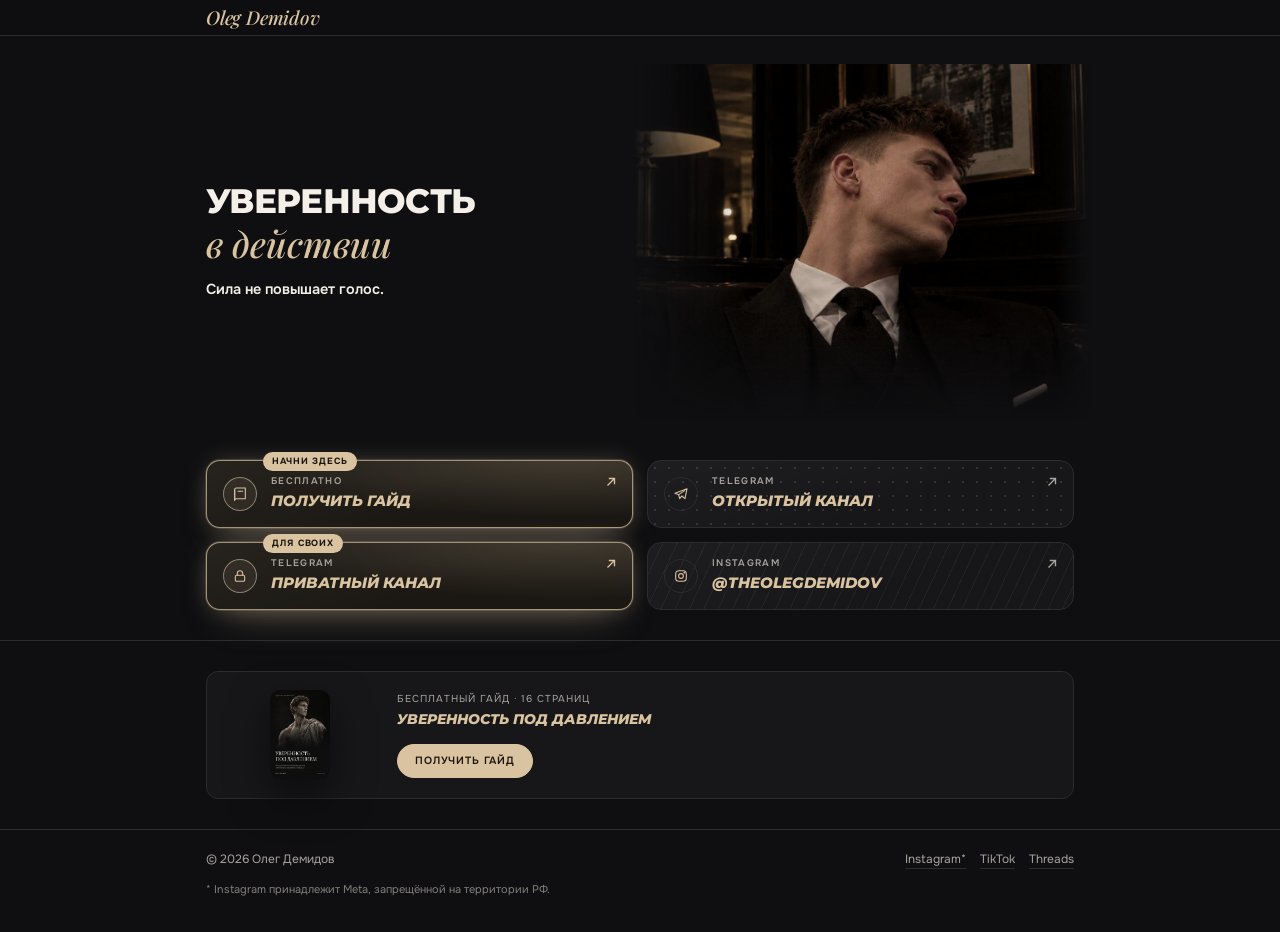
<file: index.html>
<!doctype html><html lang="ru"><head><meta charset="utf-8"><meta name="viewport" content="width=device-width,initial-scale=1,viewport-fit=cover"><title>Oleg Demidov — Уверенность в действии</title><meta name="description" content="Олег Демидов — уверенность в действии. Бесплатный гайд «Уверенность под давлением»: как говорить ясно и действовать, когда внутри всё сжимается."><meta name="theme-color" content="#0f0f11"><link rel="preconnect" href="https://fonts.googleapis.com"><link rel="preconnect" href="https://fonts.gstatic.com" crossorigin><link rel="stylesheet" href="https://fonts.googleapis.com/css2?family=Montserrat:ital,wght@0,500;0,800;1,800;1,900&family=Playfair+Display:ital,wght@0,500;1,500&family=Onest:wght@400;500;600;700&display=swap"><link rel="icon" href="favicon.svg" type="image/svg+xml"><link rel="icon" href="favicon-32.png" sizes="32x32" type="image/png"><link rel="icon" href="favicon-16.png" sizes="16x16" type="image/png"><link rel="shortcut icon" href="favicon.ico"><link rel="apple-touch-icon" href="apple-touch-icon.png"><meta property="og:type" content="website"><meta property="og:site_name" content="Олег Демидов"><meta property="og:title" content="Олег Демидов — Уверенность в действии"><meta property="og:description" content="Бесплатный гайд «Уверенность под давлением»: как говорить ясно и действовать, когда внутри всё сжимается."><meta property="og:url" content="https://theolegdemidov.github.io/confidence-in-action/"><meta property="og:image" content="https://theolegdemidov.github.io/confidence-in-action/og.png"><meta property="og:image:width" content="1200"><meta property="og:image:height" content="630"><meta name="twitter:card" content="summary_large_image"><meta name="twitter:image" content="https://theolegdemidov.github.io/confidence-in-action/og.png"><link rel="manifest" href="site.webmanifest"><link rel="stylesheet" href="css/style.css"></head><body class="v1" data-page="home"><header class="top"><div class="wrap bar"><a class="logo" data-p="home" href="index.html">Oleg Demidov</a></div></header><main><section class="hero"><div class="wrap hero-grid"><div class="hero-t"><h1><span>Уверенность</span><span><em>в действии</em></span></h1><p class="lead">Сила не повышает голос.</p></div><div class="hero-p"><img src="img/hero.jpg" alt="Олег Демидов" width="1100" height="1063" fetchpriority="high"></div></div></section><section class="s" style="border-top:0;padding-top:22px"><div class="wrap"><div class="short"><a class="sc rv key " href="https://t.me/conf_action_bot" target="_blank" rel="noopener"><span class=bd>Начни здесь</span><span class="ic"><svg viewBox="0 0 24 24" fill="none" stroke="currentColor" stroke-width="1.6" stroke-linecap="round" stroke-linejoin="round"><path d="M4 5.5A2.5 2.5 0 0 1 6.5 3H20v16H6.5A2.5 2.5 0 0 0 4 21.5z"/><path d="M4 5.5v16M9 8h7"/></svg></span><small>Бесплатно</small><h3>Получить гайд</h3><svg class="ar" viewBox="0 0 16 16" fill="none" stroke="currentColor" stroke-width="1.5"><path d="M4 12 12 4M5.5 4H12v6.5"/></svg></a><a class="sc rv pd" href="https://t.me/theolegdemidov" target="_blank" rel="noopener"><span class="ic"><svg viewBox="0 0 24 24" fill="none" stroke="currentColor" stroke-width="1.6" stroke-linecap="round" stroke-linejoin="round"><path d="M21 4 3 11l5.5 2L10 19l3-4 5 4z"/><path d="m8.5 13 9-6"/></svg></span><small>Telegram</small><h3>Открытый канал</h3><svg class="ar" viewBox="0 0 16 16" fill="none" stroke="currentColor" stroke-width="1.5"><path d="M4 12 12 4M5.5 4H12v6.5"/></svg></a><a class="sc rv key " href="https://t.me/conf_action_bot" target="_blank" rel="noopener"><span class=bd>Для своих</span><span class="ic"><svg viewBox="0 0 24 24" fill="none" stroke="currentColor" stroke-width="1.6" stroke-linecap="round" stroke-linejoin="round"><rect x="5" y="11" width="14" height="9" rx="2"/><path d="M8 11V8a4 4 0 0 1 8 0v3"/></svg></span><small>Telegram</small><h3>Приватный канал</h3><svg class="ar" viewBox="0 0 16 16" fill="none" stroke="currentColor" stroke-width="1.5"><path d="M4 12 12 4M5.5 4H12v6.5"/></svg></a><a class="sc rv ps" href="https://www.instagram.com/theolegdemidov/" target="_blank" rel="noopener"><span class="ic"><svg viewBox="0 0 24 24" fill="none" stroke="currentColor" stroke-width="1.6" stroke-linecap="round" stroke-linejoin="round"><rect x="4" y="4" width="16" height="16" rx="5"/><circle cx="12" cy="12" r="3.6"/><circle cx="17" cy="7" r=".6"/></svg></span><small>Instagram</small><h3>@theolegdemidov</h3><svg class="ar" viewBox="0 0 16 16" fill="none" stroke="currentColor" stroke-width="1.5"><path d="M4 12 12 4M5.5 4H12v6.5"/></svg></a></div></div></section><section class="s"><div class="wrap"><article id="guide" class="card guide rv"><img src="img/cover3.jpg" alt="Обложка гайда «Уверенность под давлением»" width="394" height="591" loading="lazy"><div><small>Бесплатный гайд · 16 страниц</small><h3>Уверенность под давлением</h3><a class="btn" href="https://t.me/conf_action_bot" target="_blank" rel="noopener">Получить гайд</a></div></article></div></section></main><footer><div class="wrap"><span>© 2026 Олег Демидов</span><nav class="soc"><a href="https://www.instagram.com/theolegdemidov/" target="_blank" rel="noopener">Instagram*</a><a href="https://www.tiktok.com/@olegdemidov_" target="_blank" rel="noopener">TikTok</a><a href="https://www.threads.net/@theolegdemidov" target="_blank" rel="noopener">Threads</a></nav><p class="fn">* Instagram принадлежит Meta, запрещённой на территории РФ.</p></div></footer><script src="js/main.js" defer></script></body></html>
</file>
<file: css/style.css>
:root{--bg:#0f0f11;--bg2:#17171a;--line:#2b2b30;--fg:#f4efe8;--mute:#a9a49d;--ac:#d9c3a0;--ink:#1a140d;
--display:"Montserrat",system-ui,-apple-system,"Segoe UI",Arial,sans-serif;--serif:"Playfair Display",Georgia,serif;--body:"Onest","Segoe UI",system-ui,-apple-system,sans-serif;color-scheme:dark}
*{box-sizing:border-box;margin:0;padding:0;-webkit-tap-highlight-color:transparent}
html{scroll-behavior:smooth;-webkit-text-size-adjust:100%;background:var(--bg)}
body{background:var(--bg);color:var(--fg);font:400 17px/1.6 var(--body);min-height:100vh}
img{max-width:100%;height:auto;display:block}a{color:inherit;text-decoration:none}
:focus-visible{outline:2px solid var(--ac);outline-offset:3px}
.wrap{width:100%;max-width:1040px;margin:0 auto;padding-left:max(18px,env(safe-area-inset-left));padding-right:max(18px,env(safe-area-inset-right))}
.col{max-width:720px}
/* header */
header.top{position:sticky;top:0;z-index:50;background:rgba(15,15,17,.9);border-bottom:1px solid var(--line);-webkit-backdrop-filter:blur(10px);backdrop-filter:blur(10px)}
.bar{display:flex;align-items:center;gap:16px;padding-top:12px;padding-bottom:12px}
.logo{font:italic 500 27px/1 var(--serif);letter-spacing:-.01em;color:var(--ac);flex:none;white-space:nowrap}
nav.tabs{display:flex;gap:8px;margin-left:auto;overflow-x:auto;scrollbar-width:none}
nav.tabs::-webkit-scrollbar{display:none}
.tab{flex:none;display:inline-flex;align-items:center;min-height:38px;padding:0 16px;border-radius:999px;border:1px solid var(--line);font:600 13px/1 var(--body);letter-spacing:.06em;text-transform:uppercase;color:var(--mute);background:transparent;transition:background .2s,color .2s,border-color .2s}
.tab.on{background:var(--ac);color:var(--ink);border-color:var(--ac)}
@media(hover:hover){.tab:not(.on):hover{color:var(--fg);border-color:var(--ac)}}
.tab:active:not(.on){background:rgba(255,255,255,.08)}
@media(max-width:700px){.bar{flex-wrap:wrap;gap:10px}nav.tabs{order:3;width:100%}}
/* hero */
.hero{padding:0 0 12px}
.hero-grid{display:grid;grid-template-columns:1fr}
.hero-p{order:-1;margin:0 -18px;position:relative;overflow:hidden}
.hero-p img{width:100%;aspect-ratio:1/.9;object-fit:cover;object-position:60% 28%;filter:grayscale(.1) contrast(1.04)}
.hero-p::after{content:"";position:absolute;inset:0;background:linear-gradient(180deg,transparent 42%,var(--bg) 100%)}
.hero-t{position:relative;z-index:2;margin-top:0;padding-top:6px}.hero-p{z-index:1}
h1{font:800 clamp(1.9rem,9.4vw,3.9rem)/1 var(--display);text-transform:uppercase;letter-spacing:-.02em;margin-bottom:18px}
h1 span{display:block}h1 em{font:italic 500 1.04em var(--serif);color:var(--ac);text-transform:none;letter-spacing:0}
.lead{font:600 19px/1.4 var(--body);margin-bottom:8px}
.sub{color:var(--mute);margin-bottom:24px;max-width:34em}
.cta{display:flex;flex-wrap:wrap;gap:12px}
@media(min-width:900px){.hero{padding:48px 0 30px}.hero-grid{grid-template-columns:1fr 1fr;gap:20px;align-items:center}.hero-p{order:2;margin:0}.hero-p img{aspect-ratio:1/1.02;max-height:620px;-webkit-mask-image:linear-gradient(to right,transparent,#000 24%,#000 92%,transparent),linear-gradient(to bottom,#000 72%,transparent);-webkit-mask-composite:source-in;mask-image:linear-gradient(to right,transparent,#000 24%,#000 92%,transparent),linear-gradient(to bottom,#000 72%,transparent);mask-composite:intersect}.hero-p::after{display:none}h1{font-size:min(4.4vw,4.1rem)}}
/* buttons */
.btn{display:inline-flex;align-items:center;justify-content:center;gap:10px;min-height:50px;padding:0 26px;border-radius:999px;border:1px solid var(--ac);background:var(--ac);color:var(--ink);font:600 15px/1 var(--body);letter-spacing:.06em;text-transform:uppercase;cursor:pointer;transition:filter .2s,transform .15s,background .2s}
.btn.ghost{background:transparent;color:var(--fg);border-color:var(--line)}
@media(hover:hover){.btn:hover{filter:brightness(1.08)}.btn.ghost:hover{border-color:var(--ac)}}
.btn:active{transform:scale(.97);filter:brightness(1.15)}
/* sections */
section.s{padding:52px 0;border-top:1px solid var(--line)}
.tag{font:600 12px/1 var(--body);letter-spacing:.16em;text-transform:uppercase;color:var(--ac);margin-bottom:12px}
h2{font:italic 900 clamp(28px,6.4vw,42px)/1.05 var(--display);text-transform:uppercase;margin-bottom:12px;text-wrap:balance}
h2 span{color:var(--ac)}
.s .sub{margin-bottom:22px}
.grid{display:grid;gap:14px;grid-template-columns:1fr}
@media(min-width:720px){.g2{grid-template-columns:1fr 1fr}.g3{grid-template-columns:repeat(3,1fr)}}
.card{display:block;background:var(--bg2);border:1px solid var(--line);border-radius:16px;padding:22px}
a.card{transition:border-color .2s}
@media(hover:hover){a.card:hover{border-color:var(--ac)}}
.card small{display:block;color:var(--mute);letter-spacing:.1em;text-transform:uppercase;font-size:12px;margin-bottom:8px}
.card h3{font:italic 800 20px/1.15 var(--display);text-transform:uppercase;color:var(--ac);margin-bottom:8px;overflow-wrap:anywhere}
.card p{color:var(--mute);font-size:16px}
.src{display:block;margin-top:10px;font-size:13.5px;color:var(--mute);opacity:.85}
.st{display:inline-block;font:600 11.5px/1 var(--body);letter-spacing:.12em;text-transform:uppercase;margin-bottom:10px;color:var(--ac)}
.st.no{color:#e9a7a7}.st.mid{color:#e6cf98}
/* guide */
.guide{display:grid;gap:22px;align-items:center;padding:22px}
.guide img{width:min(58%,230px);margin:0 auto;border-radius:10px;box-shadow:0 16px 40px rgba(0,0,0,.5)}
.guide .btn{margin-top:18px}
@media(min-width:700px){.guide{grid-template-columns:220px 1fr;gap:32px;padding:28px}.guide img{width:100%}}
/* exercises */
details{border-bottom:1px solid var(--line);padding:16px 0}
details summary{cursor:pointer;list-style:none;display:flex;gap:14px;align-items:baseline;font:700 18px/1.3 var(--body)}
details summary::-webkit-details-marker{display:none}
details summary em{font:italic 800 15px var(--display);font-style:italic;color:var(--ac);flex:none;width:2em}
details summary::after{content:"+";margin-left:auto;color:var(--ac);font-size:24px;line-height:1}
details[open] summary::after{content:"–"}
.exb{padding:12px 0 4px 0}.exb p{color:var(--mute);margin-bottom:10px}
.exb ol{margin:8px 0 14px 1.2em}.exb li{margin-bottom:8px}
.ok{border-left:2px solid var(--ac);padding:2px 0 2px 14px;color:var(--mute);font-size:16px}
.ok b{display:block;font:600 12px/1 var(--body);letter-spacing:.14em;color:var(--ac);margin-bottom:6px}
ol.refs{margin:0 0 0 1.3em;color:var(--mute);font-size:14.5px}ol.refs li{margin-bottom:10px}
ol.refs a{color:var(--ac);text-decoration:underline;text-underline-offset:3px}
footer{border-top:1px solid var(--line);padding:28px 0 48px;color:var(--mute);font-size:14px}
footer .wrap{display:flex;flex-wrap:wrap;gap:12px 24px;justify-content:space-between;align-items:center}
footer a{border-bottom:1px solid var(--line)}
.view{display:none}.view.act{display:block}
html.js .rv{opacity:0;transform:translateY(14px);transition:opacity .6s ease,transform .6s ease}html.js .rv.in{opacity:1;transform:none}
@media(prefers-reduced-motion:reduce){html{scroll-behavior:auto}html.js .rv{opacity:1;transform:none;transition:none}}
.err{min-height:60vh;display:flex;flex-direction:column;align-items:center;justify-content:center;text-align:center;gap:18px}
/* shortcuts (v1) */
.short{display:grid;gap:10px;grid-template-columns:1fr}
@media(min-width:760px){.short{grid-template-columns:1fr 1fr}}
.sc{position:relative;display:grid;grid-template-columns:34px 1fr;gap:4px 14px;align-items:start;padding:16px 38px 16px 16px;border:1px solid var(--line);border-radius:14px;background:linear-gradient(160deg,rgba(255,255,255,.035),rgba(255,255,255,0) 60%),var(--bg2);transition:border-color .25s,box-shadow .25s,transform .15s}
.sc .ic{grid-row:1/4;width:34px;height:34px;border-radius:50%;border:1px solid var(--line);display:grid;place-items:center;color:var(--ac)}
.sc .ic svg{width:16px;height:16px}
.sc small{font:600 9.5px/1 var(--body);letter-spacing:.14em;text-transform:uppercase;color:var(--mute)}
.sc h3{font:italic 800 14px/1.2 var(--display);text-transform:uppercase;color:var(--ac)}
.sc p{font-size:12.5px;line-height:1.45;color:var(--mute)}
.sc .ar{position:absolute;top:14px;right:14px;width:14px;height:14px;color:var(--mute);transition:color .25s,transform .25s}
.sc.key{border-color:rgba(217,195,160,.55);box-shadow:0 0 0 1px rgba(217,195,160,.08),0 8px 28px -14px rgba(217,195,160,.35)}
.sc .bd{position:absolute;top:-9px;left:56px;background:var(--ac);color:var(--ink);font:700 9px/1 var(--body);letter-spacing:.1em;text-transform:uppercase;padding:5px 9px;border-radius:999px}
@media(hover:hover){.sc:hover{border-color:var(--ac);box-shadow:0 0 0 1px rgba(217,195,160,.25),0 10px 34px -10px rgba(217,195,160,.5)}.sc:hover .ar{color:var(--ac);transform:translate(2px,-2px)}}
.sc:active{transform:scale(.985);border-color:var(--ac);box-shadow:0 0 0 1px rgba(217,195,160,.3),0 8px 26px -8px rgba(217,195,160,.55)}
.laws{display:grid;gap:0;grid-template-columns:1fr}
@media(min-width:760px){.laws{grid-template-columns:1fr 1fr;column-gap:36px}}
.law{display:grid;grid-template-columns:30px 1fr;gap:2px 10px;padding:12px 0;border-bottom:1px solid var(--line)}
.law b{grid-row:1/3;font:italic 800 12px/1.6 var(--display);color:var(--ac)}
.law h3{font:700 11px/1.4 var(--body);letter-spacing:.14em;text-transform:uppercase}
.law p{font:italic 500 14px/1.45 var(--serif);color:var(--mute)}
footer .soc{display:flex;flex-wrap:wrap;gap:6px 16px}
footer .fn{flex-basis:100%;font-size:12px;opacity:.75}
details.pn{border:1px solid var(--line);border-radius:14px;background:linear-gradient(160deg,rgba(255,255,255,.035),rgba(255,255,255,0) 60%),var(--bg2);padding:0;margin-top:10px;transition:border-color .25s,box-shadow .25s}
details.pn summary{display:grid;grid-template-columns:34px 1fr 20px;gap:2px 14px;align-items:center;padding:16px;cursor:pointer;list-style:none;font:inherit}
details.pn summary::-webkit-details-marker{display:none}
details.pn summary::after{display:none}
details.pn .ic{grid-row:1/3;width:34px;height:34px;border-radius:50%;border:1px solid var(--line);display:grid;place-items:center;color:var(--ac)}
details.pn .ic svg{width:16px;height:16px}
details.pn small{font:600 9.5px/1 var(--body);letter-spacing:.14em;text-transform:uppercase;color:var(--mute);display:block}
details.pn h3{font:italic 800 14px/1.2 var(--display);text-transform:uppercase;color:var(--ac)}
details.pn .ch{grid-row:1/3;grid-column:3;width:16px;height:16px;color:var(--ac);transition:transform .3s}
details.pn[open] .ch{transform:rotate(180deg)}
details.pn[open]{border-color:rgba(217,195,160,.55)}
details.pn .pb{padding:0 16px 8px}
@media(hover:hover){details.pn:hover{border-color:var(--ac);box-shadow:0 10px 34px -12px rgba(217,195,160,.45)}}
details.pn summary:active{background:rgba(217,195,160,.06)}
/* v2 scale */
.v2 .sc{padding:20px 46px 20px 20px;grid-template-columns:42px 1fr;gap:5px 16px;border-radius:16px}
.v2 .sc .ic,.v2 details.pn .ic{width:42px;height:42px}.v2 .sc .ic svg,.v2 details.pn .ic svg{width:19px;height:19px}
.v2 .sc small,.v2 details.pn small{font-size:11px}
.v2 .sc h3,.v2 details.pn h3{font-size:17px}
.v2 .sc p{font-size:14.5px}
.v2 .sc .bd{left:68px;font-size:10px;top:-10px}
.v2 details.pn summary{grid-template-columns:42px 1fr 22px;padding:20px;gap:5px 16px}
.v2 details.pn .pb{padding:0 20px 10px}
.v2 .law h3{font-size:12px}.v2 .law p{font-size:15.5px}
.short details.pn{grid-column:1/-1;margin-top:0}
/* v3 shortcuts */
.sc{align-items:center;overflow:visible}
.sc .ic{grid-row:1/3}
.sc h3{font-size:15px}
.sc.pd{background-image:radial-gradient(rgba(217,195,160,.16) 1px,transparent 1.2px),linear-gradient(160deg,rgba(255,255,255,.03),rgba(255,255,255,0) 60%);background-size:14px 14px,auto;background-color:var(--bg2)}
.sc.ps{background-image:repeating-linear-gradient(115deg,rgba(217,195,160,.06) 0 1px,transparent 1px 13px),linear-gradient(160deg,rgba(255,255,255,.03),rgba(255,255,255,0) 60%);background-color:var(--bg2)}
.sc.key{border-color:rgba(217,195,160,.7);background:radial-gradient(120% 140% at 85% 0%,rgba(217,195,160,.20),rgba(217,195,160,0) 60%),linear-gradient(160deg,rgba(255,255,255,.05),rgba(255,255,255,0) 60%),#1b1813;box-shadow:0 0 0 1px rgba(217,195,160,.18),0 0 26px -6px rgba(217,195,160,.42),0 18px 40px -22px rgba(217,195,160,.55)}
.sc.key .ic{border-color:rgba(217,195,160,.55);background:rgba(217,195,160,.08)}
.sc.key .ar{color:var(--ac)}
@media(hover:hover){.sc.key:hover{border-color:#ecd9b8;background:radial-gradient(120% 140% at 85% 0%,rgba(217,195,160,.32),rgba(217,195,160,0) 62%),linear-gradient(160deg,rgba(255,255,255,.07),rgba(255,255,255,0) 60%),#211c15;box-shadow:0 0 0 1px rgba(236,217,184,.35),0 0 34px -4px rgba(217,195,160,.6),0 20px 44px -20px rgba(217,195,160,.7)}}
.sc.key:active{border-color:#ecd9b8;background:radial-gradient(120% 140% at 85% 0%,rgba(217,195,160,.34),rgba(217,195,160,0) 62%),linear-gradient(160deg,rgba(255,255,255,.08),rgba(255,255,255,0) 60%),#241e16;box-shadow:0 0 0 1px rgba(236,217,184,.4),0 0 36px -2px rgba(217,195,160,.65)}
.short{gap:14px}
.v2 .sc{min-height:92px}.v2 .sc h3{font-size:18px}
.sc{min-height:68px}
/* minimal ~ 60-65% */
body{font-size:14px;line-height:1.55}
.wrap{max-width:900px;padding-left:max(16px,env(safe-area-inset-left));padding-right:max(16px,env(safe-area-inset-right))}
.bar{padding-top:8px;padding-bottom:8px;gap:12px}
.logo{font-size:19px}
nav.tabs{gap:6px}
.tab{min-height:26px;padding:0 11px;font-size:10px;letter-spacing:.07em}
h1{font-size:clamp(1.3rem,6vw,1.75rem);margin-bottom:12px}
.lead{font-size:14.5px;margin-bottom:6px}
.sub{font-size:13px;margin-bottom:16px}
.cta{gap:8px}
.btn{min-height:34px;padding:0 17px;font-size:10.5px;letter-spacing:.08em;gap:8px}
.hero-p{margin:0 -16px}
.hero-p img{aspect-ratio:1/.78}
@media(min-width:900px){.hero{padding:28px 0 18px}h1{font-size:2.15rem}.hero-p img{max-height:400px}}
section.s{padding:30px 0}
.tag{font-size:10px;margin-bottom:8px}
h2{font-size:clamp(17px,4.4vw,22px);margin-bottom:8px}
.s .sub{margin-bottom:14px}
.grid{gap:10px}
.card{padding:14px;border-radius:12px}
.card small{font-size:10px;margin-bottom:5px}
.card h3{font-size:14px;margin-bottom:5px}
.card p{font-size:13px}
.st{font-size:10px;margin-bottom:6px}
.src{font-size:12px}
.guide{padding:14px;gap:14px}
.guide img{width:min(40%,150px)}
@media(min-width:700px){.guide{grid-template-columns:150px 1fr;gap:22px;padding:18px}}
.guide .btn{margin-top:12px}
details{padding:11px 0}
details summary{font-size:14px;gap:10px}
details summary em{font-size:12px}
details summary::after{font-size:18px}
.exb p,.exb li{font-size:13px}.ok{font-size:13px}.ok b{font-size:10px}
ol.refs{font-size:12.5px}
footer{padding:20px 0 34px;font-size:12px}
footer .soc{display:flex;flex-wrap:wrap;gap:6px 14px}
footer .fn{flex-basis:100%;font-size:11px;opacity:.75}
</file>
